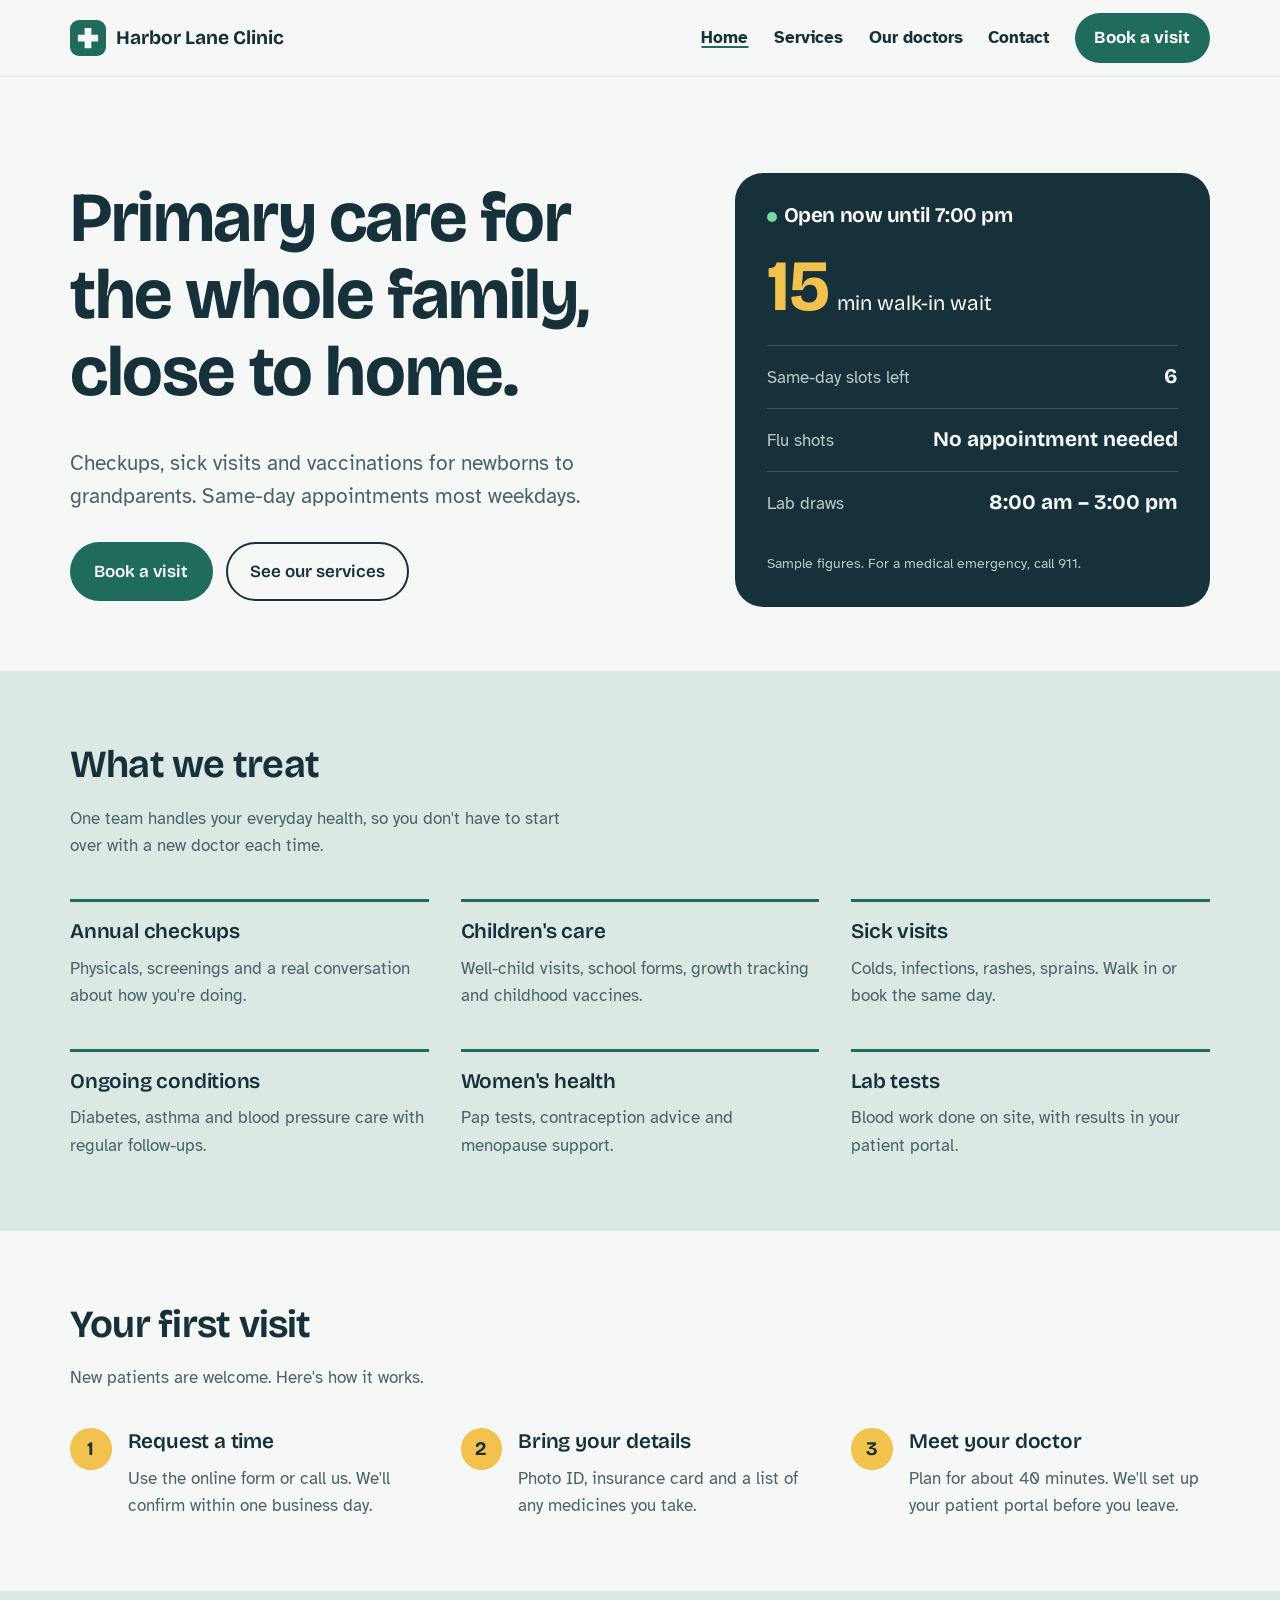
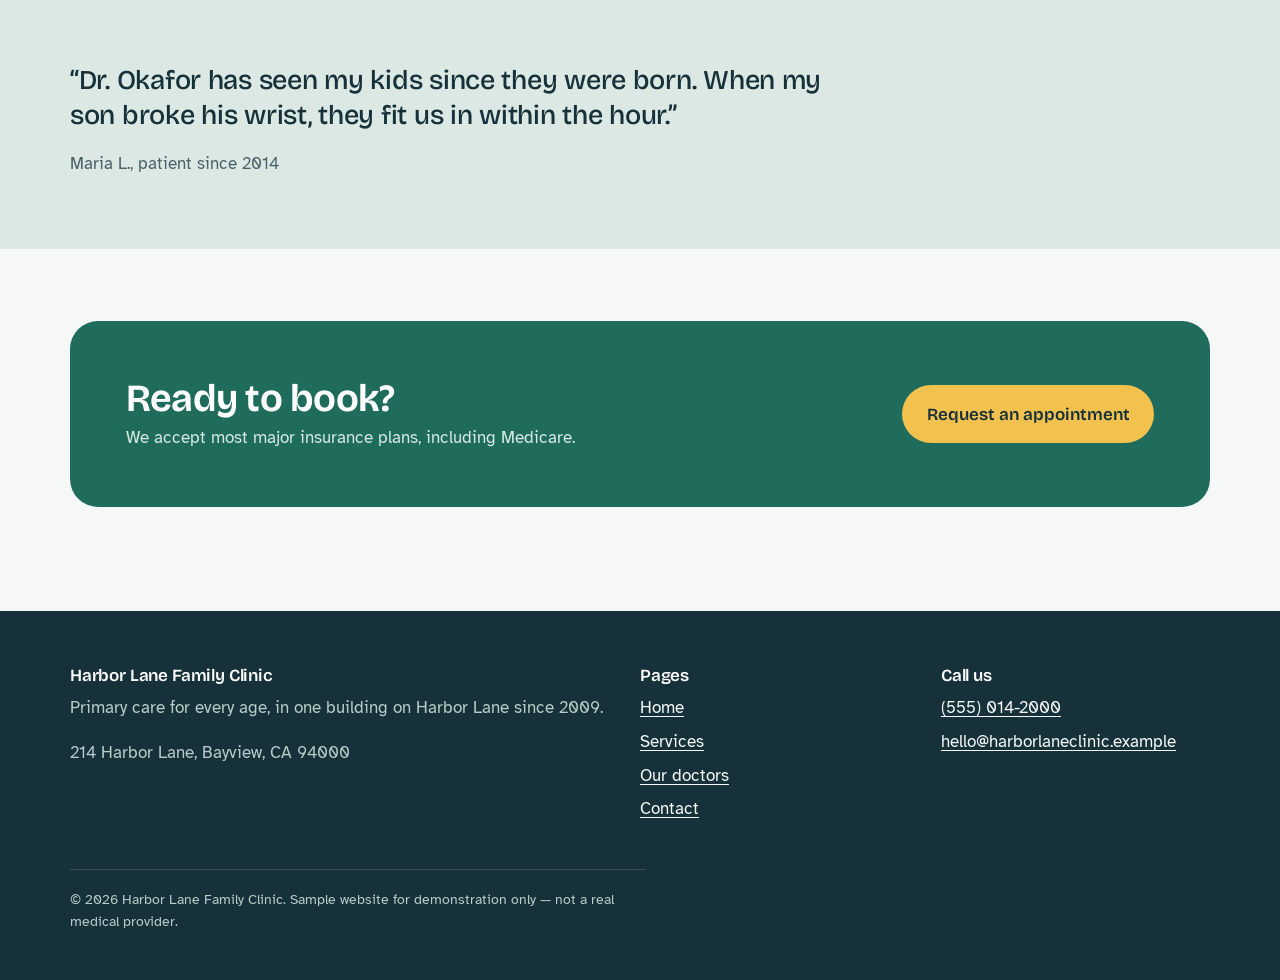
<file: index.html>
<!DOCTYPE html>
<html lang="en">
<head>
  <meta charset="UTF-8">
  <meta name="viewport" content="width=device-width, initial-scale=1">
  <title>Primary care for the whole family | Harbor Lane Family Clinic</title>
  <meta name="description" content="Harbor Lane Family Clinic offers same-day appointments, walk-in care, checkups and vaccinations for every age.">
  <link rel="icon" href="images/favicon.svg" type="image/svg+xml">
  <link rel="preconnect" href="https://fonts.googleapis.com">
  <link rel="preconnect" href="https://fonts.gstatic.com" crossorigin>
  <link href="https://fonts.googleapis.com/css2?family=Atkinson+Hyperlegible:wght@400;700&family=Bricolage+Grotesque:opsz,wght@12..96,500;12..96,600;12..96,700&display=swap" rel="stylesheet">
  <link rel="stylesheet" href="css/style.css">
</head>
<body>
  <a class="skip-link" href="#main">Skip to content</a>

  <header class="site-header">
    <div class="wrap header-inner">
      <a class="logo" href="index.html"><img src="images/favicon.svg" alt="" width="36" height="36">Harbor Lane Clinic</a>
      <input type="checkbox" id="nav-toggle" class="nav-toggle" aria-label="Open menu">
      <label for="nav-toggle" class="nav-toggle-label" aria-hidden="true">Menu</label>
      <nav class="main-nav" aria-label="Main">
        <ul>
          <li><a href="index.html" aria-current="page">Home</a></li>
          <li><a href="services.html">Services</a></li>
          <li><a href="doctors.html">Our doctors</a></li>
          <li><a href="contact.html">Contact</a></li>
          <li><a class="btn btn-primary" href="contact.html#book">Book a visit</a></li>
        </ul>
      </nav>
    </div>
  </header>

  <main id="main">
    <section class="hero">
      <div class="wrap hero-grid">
        <div>
          <h1>Primary care for the whole family, close to home.</h1>
          <p class="lead">Checkups, sick visits and vaccinations for newborns to grandparents. Same-day appointments most weekdays.</p>
          <div class="hero-actions">
            <a class="btn btn-primary" href="contact.html#book">Book a visit</a>
            <a class="btn btn-outline" href="services.html">See our services</a>
          </div>
        </div>

        <aside class="today-board" aria-label="Today at the clinic">
          <h2><span class="open-dot" aria-hidden="true"></span>Open now until 7:00 pm</h2>
          <div class="wait-time">
            <span class="num">15</span><span class="unit">min walk-in wait</span>
          </div>
          <div class="today-row"><span>Same-day slots left</span><strong>6</strong></div>
          <div class="today-row"><span>Flu shots</span><strong>No appointment needed</strong></div>
          <div class="today-row"><span>Lab draws</span><strong>8:00 am &ndash; 3:00 pm</strong></div>
          <p class="note">Sample figures. For a medical emergency, call 911.</p>
        </aside>
      </div>
    </section>

    <section class="section section-mist">
      <div class="wrap">
        <div class="section-head">
          <h2>What we treat</h2>
          <p>One team handles your everyday health, so you don't have to start over with a new doctor each time.</p>
        </div>
        <ul class="service-list">
          <li><h3>Annual checkups</h3><p>Physicals, screenings and a real conversation about how you're doing.</p></li>
          <li><h3>Children's care</h3><p>Well-child visits, school forms, growth tracking and childhood vaccines.</p></li>
          <li><h3>Sick visits</h3><p>Colds, infections, rashes, sprains. Walk in or book the same day.</p></li>
          <li><h3>Ongoing conditions</h3><p>Diabetes, asthma and blood pressure care with regular follow-ups.</p></li>
          <li><h3>Women's health</h3><p>Pap tests, contraception advice and menopause support.</p></li>
          <li><h3>Lab tests</h3><p>Blood work done on site, with results in your patient portal.</p></li>
        </ul>
      </div>
    </section>

    <section class="section">
      <div class="wrap">
        <div class="section-head">
          <h2>Your first visit</h2>
          <p>New patients are welcome. Here's how it works.</p>
        </div>
        <ol class="steps">
          <li><h3>Request a time</h3><p>Use the online form or call us. We'll confirm within one business day.</p></li>
          <li><h3>Bring your details</h3><p>Photo ID, insurance card and a list of any medicines you take.</p></li>
          <li><h3>Meet your doctor</h3><p>Plan for about 40 minutes. We'll set up your patient portal before you leave.</p></li>
        </ol>
      </div>
    </section>

    <section class="section section-mist">
      <div class="wrap"><div class="quote-block">
        <blockquote>&ldquo;Dr. Okafor has seen my kids since they were born. When my son broke his wrist, they fit us in within the hour.&rdquo;</blockquote>
        <cite>Maria L., patient since 2014</cite>
      </div>
      </div>
    </section>

    <section class="section">
      <div class="wrap">
        <div class="cta-band">
          <div>
            <h2>Ready to book?</h2>
            <p>We accept most major insurance plans, including Medicare.</p>
          </div>
          <a class="btn" href="contact.html#book">Request an appointment</a>
        </div>
      </div>
    </section>
  </main>

  <footer class="site-footer">
    <div class="wrap">
      <div class="footer-grid">
        <div>
          <h3>Harbor Lane Family Clinic</h3>
          <p>Primary care for every age, in one building on Harbor Lane since 2009.</p>
          <p>214 Harbor Lane, Bayview, CA 94000</p>
        </div>
        <div>
          <h3>Pages</h3>
          <ul>
            <li><a href="index.html">Home</a></li>
            <li><a href="services.html">Services</a></li>
            <li><a href="doctors.html">Our doctors</a></li>
            <li><a href="contact.html">Contact</a></li>
          </ul>
        </div>
        <div>
          <h3>Call us</h3>
          <ul>
            <li><a href="tel:+15550142000">(555) 014-2000</a></li>
            <li><a href="mailto:hello@harborlaneclinic.example">hello@harborlaneclinic.example</a></li>
          </ul>
        </div>
      </div>
      <p class="footer-bottom">&copy; 2026 Harbor Lane Family Clinic. Sample website for demonstration only &mdash; not a real medical provider.</p>
    </div>
  </footer>
<!-- Agent SDK Widget -->
<!-- Replace YOUR_PUBLIC_API_KEY with a full key that starts with pk_f5619d7c -->
<script src="https://agents.kore.ai/api/sdk/embed/script" defer></script>
<agent-widget
  project-id="01a0ede2-97bd-730a-b504-a1da4b0830f4"
  api-key="pk_f5619d7c633dab923a47cc7a4d4dcdb1eb1feecf49392c40"
  endpoint="https://agents.kore.ai"
  channel-id="01a110aa-ffc4-704f-85e3-5478831fc030"
  client-session-identifier="true"
  chat-enabled="true"
  voice-enabled="true"
  mode="unified"
  position="bottom-right"
  vad-script-url="https://agents.kore.ai/api/sdk/assets/vad-web/bundle.min.js"
  onnx-runtime-script-url="https://agents.kore.ai/api/sdk/assets/onnxruntime-web/ort.wasm.min.js"
  vad-base-asset-path="https://agents.kore.ai/api/sdk/assets/vad-web/"
  onnx-wasm-base-path="https://agents.kore.ai/api/sdk/assets/onnxruntime-web/"
></agent-widget>
  
</body>
</html>
</file>
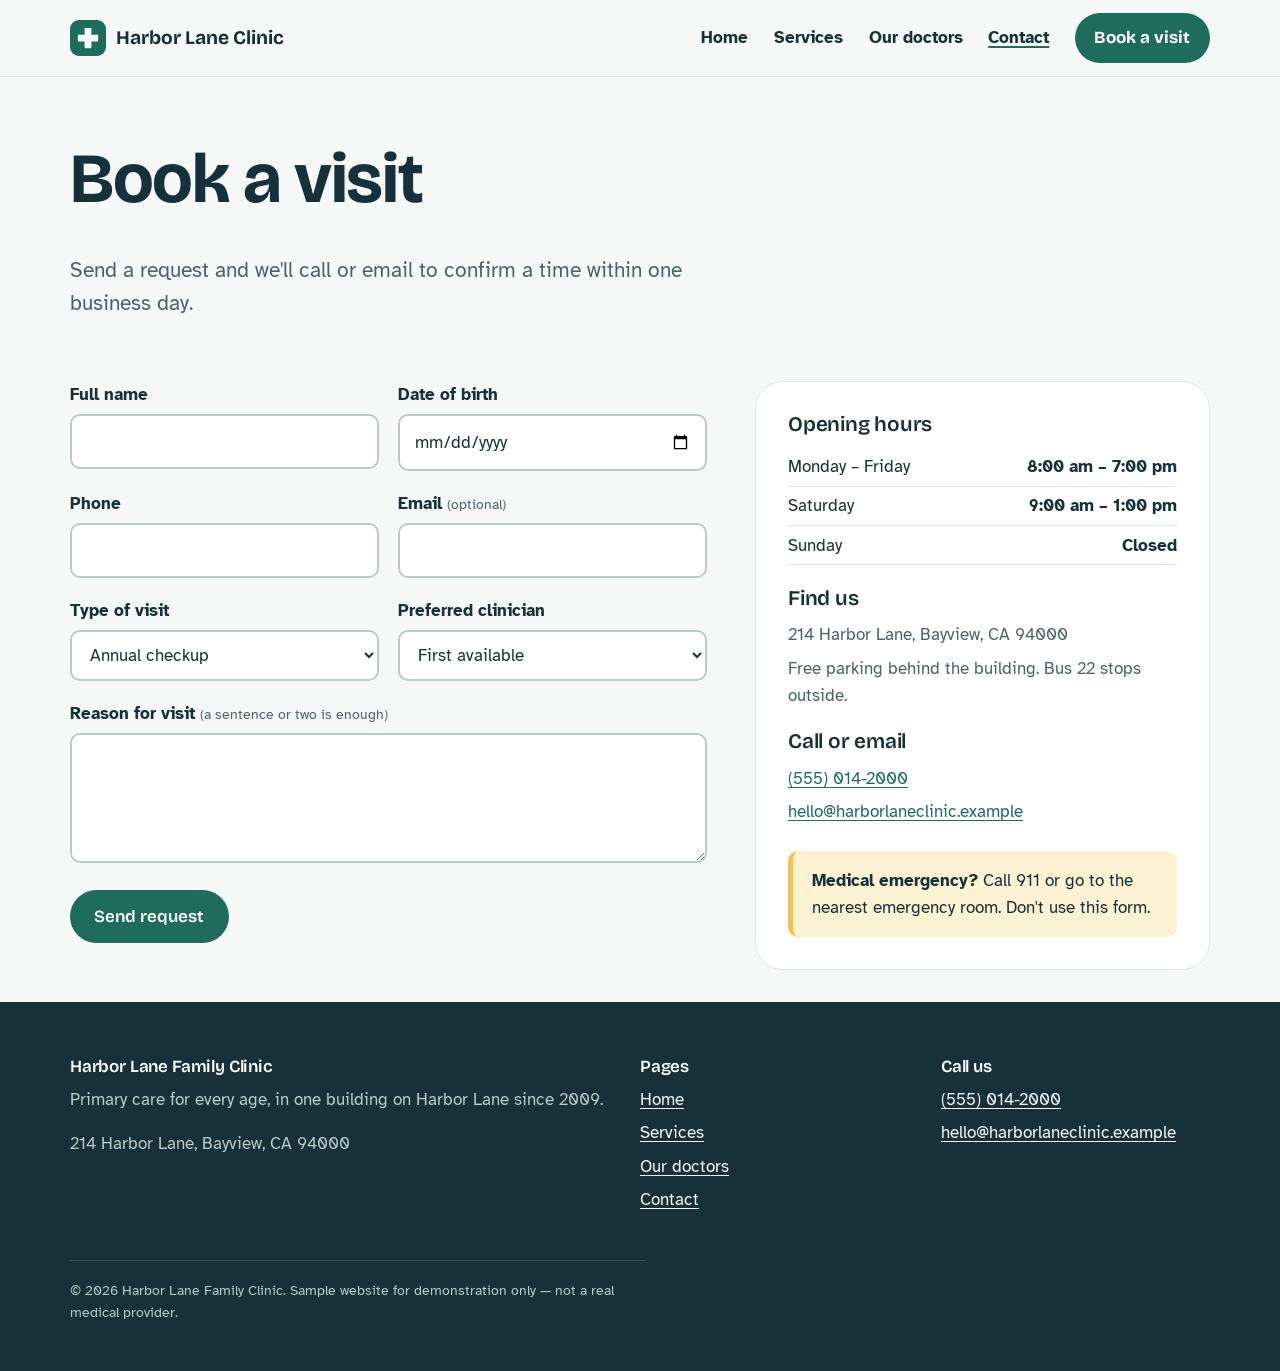
<file: contact.html>
<!DOCTYPE html>
<html lang="en">
<head>
  <meta charset="UTF-8">
  <meta name="viewport" content="width=device-width, initial-scale=1">
  <title>Book a visit | Harbor Lane Family Clinic</title>
  <meta name="description" content="Request an appointment, find our hours, or contact Harbor Lane Family Clinic.">
  <link rel="icon" href="images/favicon.svg" type="image/svg+xml">
  <link rel="preconnect" href="https://fonts.googleapis.com">
  <link rel="preconnect" href="https://fonts.gstatic.com" crossorigin>
  <link href="https://fonts.googleapis.com/css2?family=Atkinson+Hyperlegible:wght@400;700&family=Bricolage+Grotesque:opsz,wght@12..96,500;12..96,600;12..96,700&display=swap" rel="stylesheet">
  <link rel="stylesheet" href="css/style.css">
</head>
<body>
  <a class="skip-link" href="#main">Skip to content</a>

  <header class="site-header">
    <div class="wrap header-inner">
      <a class="logo" href="index.html"><img src="images/favicon.svg" alt="" width="36" height="36">Harbor Lane Clinic</a>
      <input type="checkbox" id="nav-toggle" class="nav-toggle" aria-label="Open menu">
      <label for="nav-toggle" class="nav-toggle-label" aria-hidden="true">Menu</label>
      <nav class="main-nav" aria-label="Main">
        <ul>
          <li><a href="index.html">Home</a></li>
          <li><a href="services.html">Services</a></li>
          <li><a href="doctors.html">Our doctors</a></li>
          <li><a href="contact.html" aria-current="page">Contact</a></li>
          <li><a class="btn btn-primary" href="contact.html#book">Book a visit</a></li>
        </ul>
      </nav>
    </div>
  </header>

  <main id="main">
    <section class="page-header">
      <div class="wrap">
        <h1>Book a visit</h1>
        <p>Send a request and we'll call or email to confirm a time within one business day.</p>
      </div>
    </section>

    <section class="wrap contact-grid" id="book">
      <form class="form" action="#" method="post">
        <div class="form-row">
          <div class="field">
            <label for="name">Full name</label>
            <input id="name" name="name" type="text" autocomplete="name" required>
          </div>
          <div class="field">
            <label for="dob">Date of birth</label>
            <input id="dob" name="dob" type="date" required>
          </div>
        </div>
        <div class="form-row">
          <div class="field">
            <label for="phone">Phone</label>
            <input id="phone" name="phone" type="tel" autocomplete="tel" required>
          </div>
          <div class="field">
            <label for="email">Email <span class="hint">(optional)</span></label>
            <input id="email" name="email" type="email" autocomplete="email">
          </div>
        </div>
        <div class="form-row">
          <div class="field">
            <label for="visit">Type of visit</label>
            <select id="visit" name="visit">
              <option>Annual checkup</option>
              <option>Sick visit</option>
              <option>Child's checkup</option>
              <option>Ongoing condition follow-up</option>
              <option>Women's health</option>
              <option>Vaccine or lab test</option>
            </select>
          </div>
          <div class="field">
            <label for="doctor">Preferred clinician</label>
            <select id="doctor" name="doctor">
              <option>First available</option>
              <option>Dr. Adaeze Okafor</option>
              <option>Dr. Mateo Ruiz</option>
              <option>Dr. Hannah Park</option>
              <option>James Bell, NP</option>
            </select>
          </div>
        </div>
        <div class="field">
          <label for="message">Reason for visit <span class="hint">(a sentence or two is enough)</span></label>
          <textarea id="message" name="message"></textarea>
        </div>
        <div><button class="btn btn-primary" type="submit">Send request</button></div>
      </form>

      <aside class="info-panel">
        <h3>Opening hours</h3>
        <table class="hours">
          <tr><td>Monday &ndash; Friday</td><td>8:00 am &ndash; 7:00 pm</td></tr>
          <tr><td>Saturday</td><td>9:00 am &ndash; 1:00 pm</td></tr>
          <tr><td>Sunday</td><td>Closed</td></tr>
        </table>
        <h3>Find us</h3>
        <p>214 Harbor Lane, Bayview, CA 94000</p>
        <p>Free parking behind the building. Bus 22 stops outside.</p>
        <h3>Call or email</h3>
        <p><a href="tel:+15550142000">(555) 014-2000</a></p>
        <p><a href="mailto:hello@harborlaneclinic.example">hello@harborlaneclinic.example</a></p>
        <div class="emergency">
          <p><strong>Medical emergency?</strong> Call 911 or go to the nearest emergency room. Don't use this form.</p>
        </div>
      </aside>
    </section>
  </main>

  <footer class="site-footer">
    <div class="wrap">
      <div class="footer-grid">
        <div>
          <h3>Harbor Lane Family Clinic</h3>
          <p>Primary care for every age, in one building on Harbor Lane since 2009.</p>
          <p>214 Harbor Lane, Bayview, CA 94000</p>
        </div>
        <div>
          <h3>Pages</h3>
          <ul>
            <li><a href="index.html">Home</a></li>
            <li><a href="services.html">Services</a></li>
            <li><a href="doctors.html">Our doctors</a></li>
            <li><a href="contact.html">Contact</a></li>
          </ul>
        </div>
        <div>
          <h3>Call us</h3>
          <ul>
            <li><a href="tel:+15550142000">(555) 014-2000</a></li>
            <li><a href="mailto:hello@harborlaneclinic.example">hello@harborlaneclinic.example</a></li>
          </ul>
        </div>
      </div>
      <p class="footer-bottom">&copy; 2026 Harbor Lane Family Clinic. Sample website for demonstration only &mdash; not a real medical provider.</p>
    </div>
  </footer>
</body>
</html>
</file>
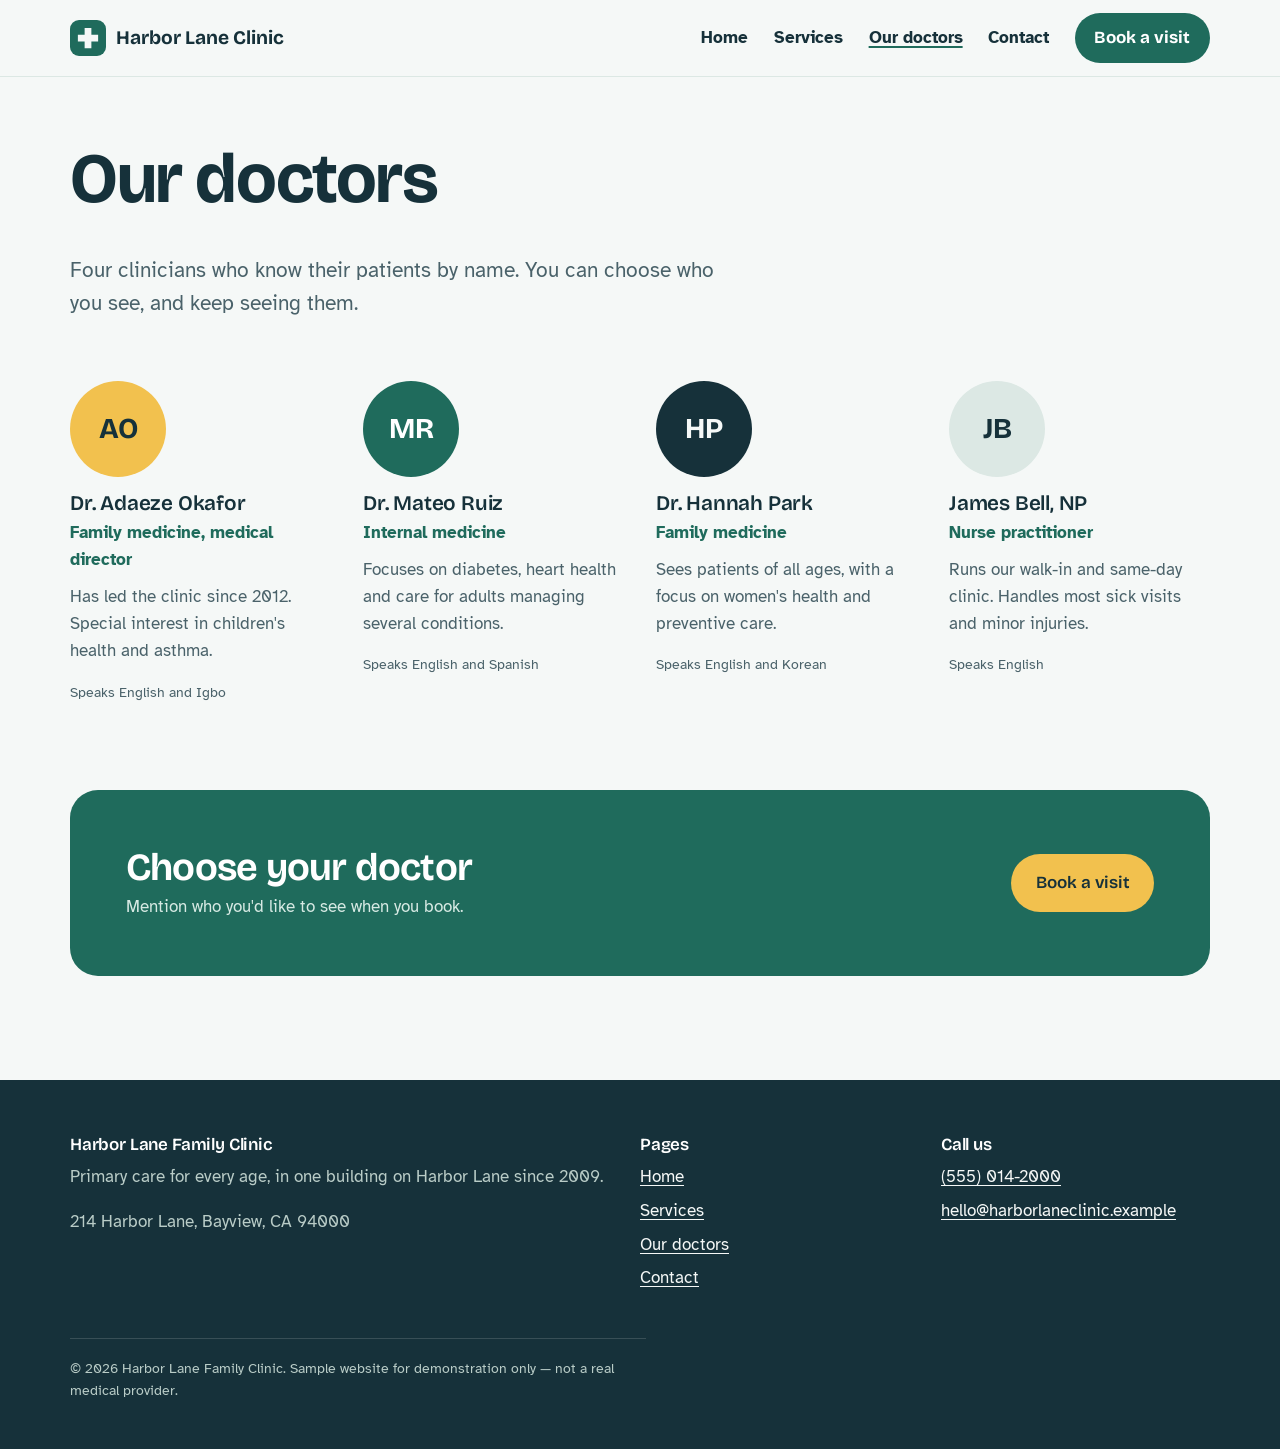
<file: doctors.html>
<!DOCTYPE html>
<html lang="en">
<head>
  <meta charset="UTF-8">
  <meta name="viewport" content="width=device-width, initial-scale=1">
  <title>Our doctors | Harbor Lane Family Clinic</title>
  <meta name="description" content="Meet the doctors and nurse practitioners at Harbor Lane Family Clinic.">
  <link rel="icon" href="images/favicon.svg" type="image/svg+xml">
  <link rel="preconnect" href="https://fonts.googleapis.com">
  <link rel="preconnect" href="https://fonts.gstatic.com" crossorigin>
  <link href="https://fonts.googleapis.com/css2?family=Atkinson+Hyperlegible:wght@400;700&family=Bricolage+Grotesque:opsz,wght@12..96,500;12..96,600;12..96,700&display=swap" rel="stylesheet">
  <link rel="stylesheet" href="css/style.css">
</head>
<body>
  <a class="skip-link" href="#main">Skip to content</a>

  <header class="site-header">
    <div class="wrap header-inner">
      <a class="logo" href="index.html"><img src="images/favicon.svg" alt="" width="36" height="36">Harbor Lane Clinic</a>
      <input type="checkbox" id="nav-toggle" class="nav-toggle" aria-label="Open menu">
      <label for="nav-toggle" class="nav-toggle-label" aria-hidden="true">Menu</label>
      <nav class="main-nav" aria-label="Main">
        <ul>
          <li><a href="index.html">Home</a></li>
          <li><a href="services.html">Services</a></li>
          <li><a href="doctors.html" aria-current="page">Our doctors</a></li>
          <li><a href="contact.html">Contact</a></li>
          <li><a class="btn btn-primary" href="contact.html#book">Book a visit</a></li>
        </ul>
      </nav>
    </div>
  </header>

  <main id="main">
    <section class="page-header">
      <div class="wrap">
        <h1>Our doctors</h1>
        <p>Four clinicians who know their patients by name. You can choose who you see, and keep seeing them.</p>
      </div>
    </section>

    <section class="wrap">
      <div class="doctor-grid">
        <article class="doctor">
          <div class="avatar a1" aria-hidden="true">AO</div>
          <h3>Dr. Adaeze Okafor</h3>
          <p class="role">Family medicine, medical director</p>
          <p>Has led the clinic since 2012. Special interest in children's health and asthma.</p>
          <p class="langs">Speaks English and Igbo</p>
        </article>
        <article class="doctor">
          <div class="avatar a2" aria-hidden="true">MR</div>
          <h3>Dr. Mateo Ruiz</h3>
          <p class="role">Internal medicine</p>
          <p>Focuses on diabetes, heart health and care for adults managing several conditions.</p>
          <p class="langs">Speaks English and Spanish</p>
        </article>
        <article class="doctor">
          <div class="avatar a3" aria-hidden="true">HP</div>
          <h3>Dr. Hannah Park</h3>
          <p class="role">Family medicine</p>
          <p>Sees patients of all ages, with a focus on women's health and preventive care.</p>
          <p class="langs">Speaks English and Korean</p>
        </article>
        <article class="doctor">
          <div class="avatar a4" aria-hidden="true">JB</div>
          <h3>James Bell, NP</h3>
          <p class="role">Nurse practitioner</p>
          <p>Runs our walk-in and same-day clinic. Handles most sick visits and minor injuries.</p>
          <p class="langs">Speaks English</p>
        </article>
      </div>
    </section>

    <section class="section">
      <div class="wrap">
        <div class="cta-band">
          <div><h2>Choose your doctor</h2><p>Mention who you'd like to see when you book.</p></div>
          <a class="btn" href="contact.html#book">Book a visit</a>
        </div>
      </div>
    </section>
  </main>

  <footer class="site-footer">
    <div class="wrap">
      <div class="footer-grid">
        <div>
          <h3>Harbor Lane Family Clinic</h3>
          <p>Primary care for every age, in one building on Harbor Lane since 2009.</p>
          <p>214 Harbor Lane, Bayview, CA 94000</p>
        </div>
        <div>
          <h3>Pages</h3>
          <ul>
            <li><a href="index.html">Home</a></li>
            <li><a href="services.html">Services</a></li>
            <li><a href="doctors.html">Our doctors</a></li>
            <li><a href="contact.html">Contact</a></li>
          </ul>
        </div>
        <div>
          <h3>Call us</h3>
          <ul>
            <li><a href="tel:+15550142000">(555) 014-2000</a></li>
            <li><a href="mailto:hello@harborlaneclinic.example">hello@harborlaneclinic.example</a></li>
          </ul>
        </div>
      </div>
      <p class="footer-bottom">&copy; 2026 Harbor Lane Family Clinic. Sample website for demonstration only &mdash; not a real medical provider.</p>
    </div>
  </footer>
</body>
</html>
</file>
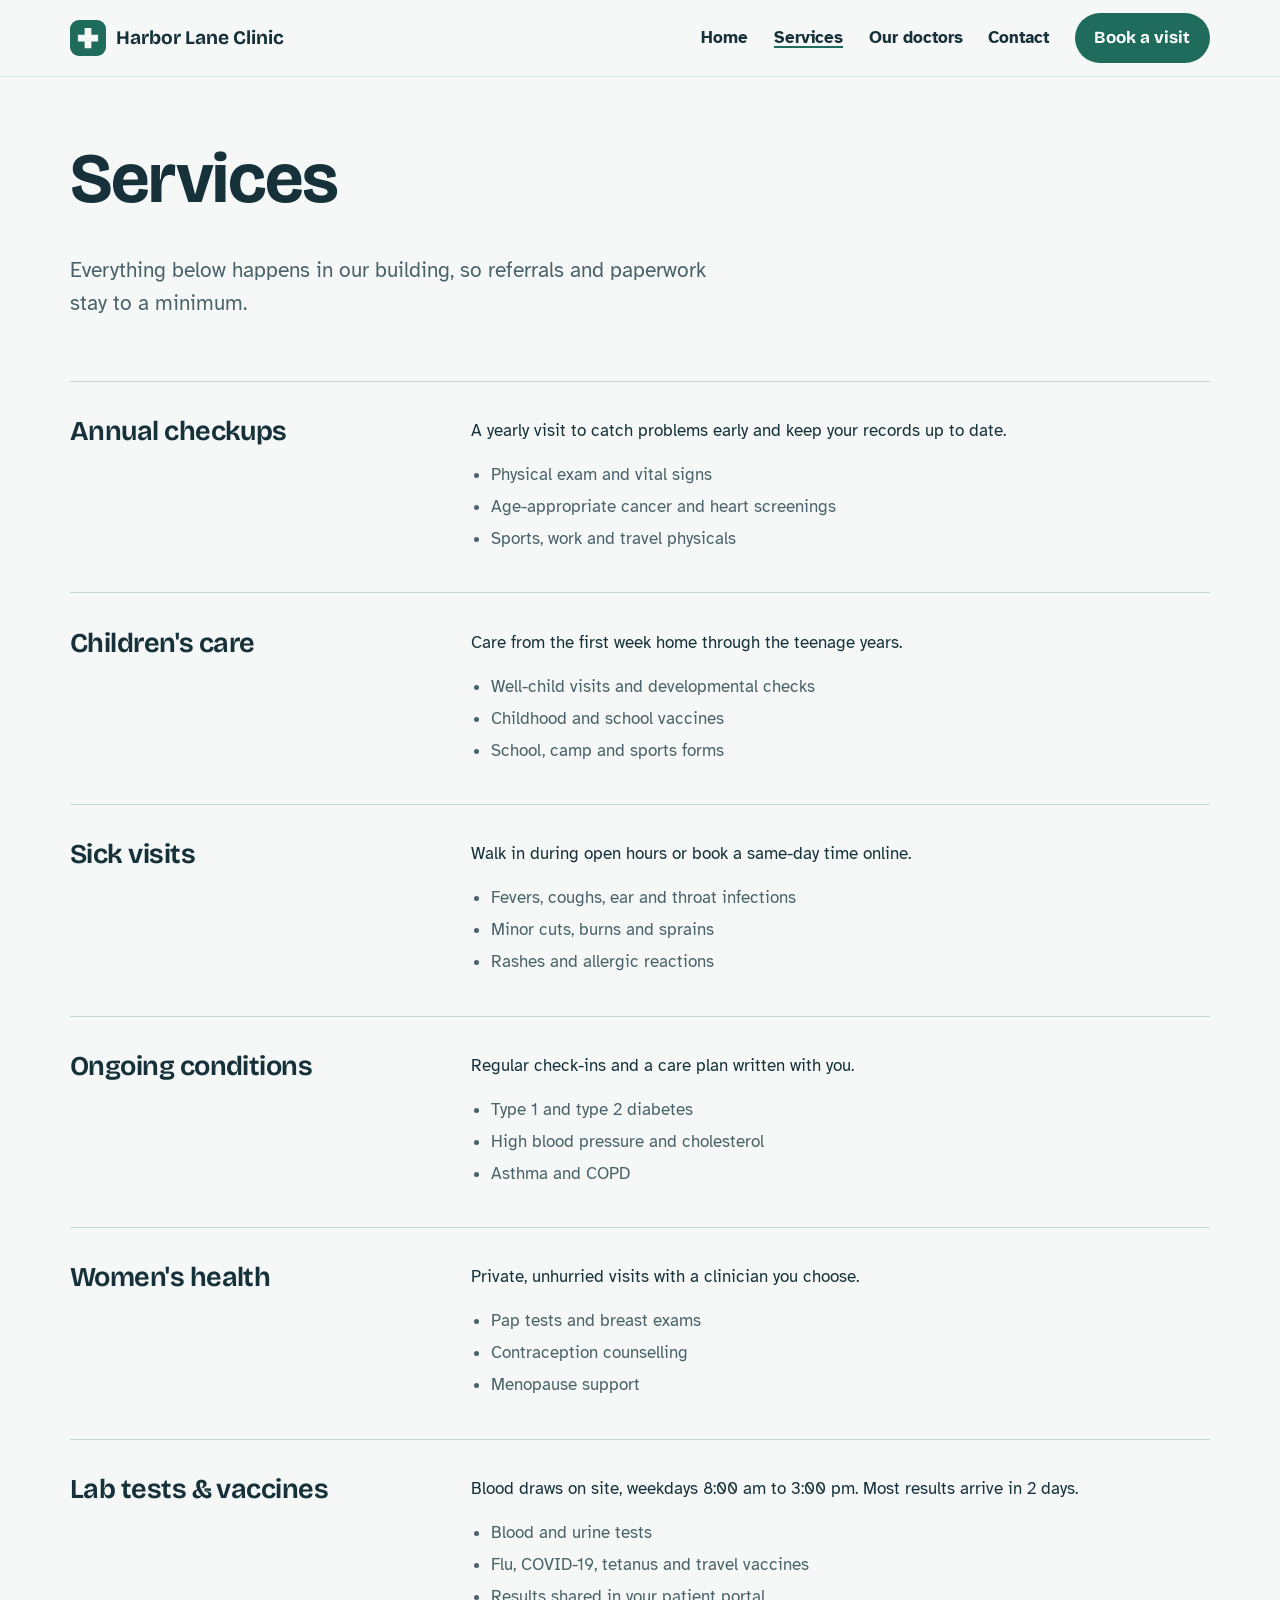
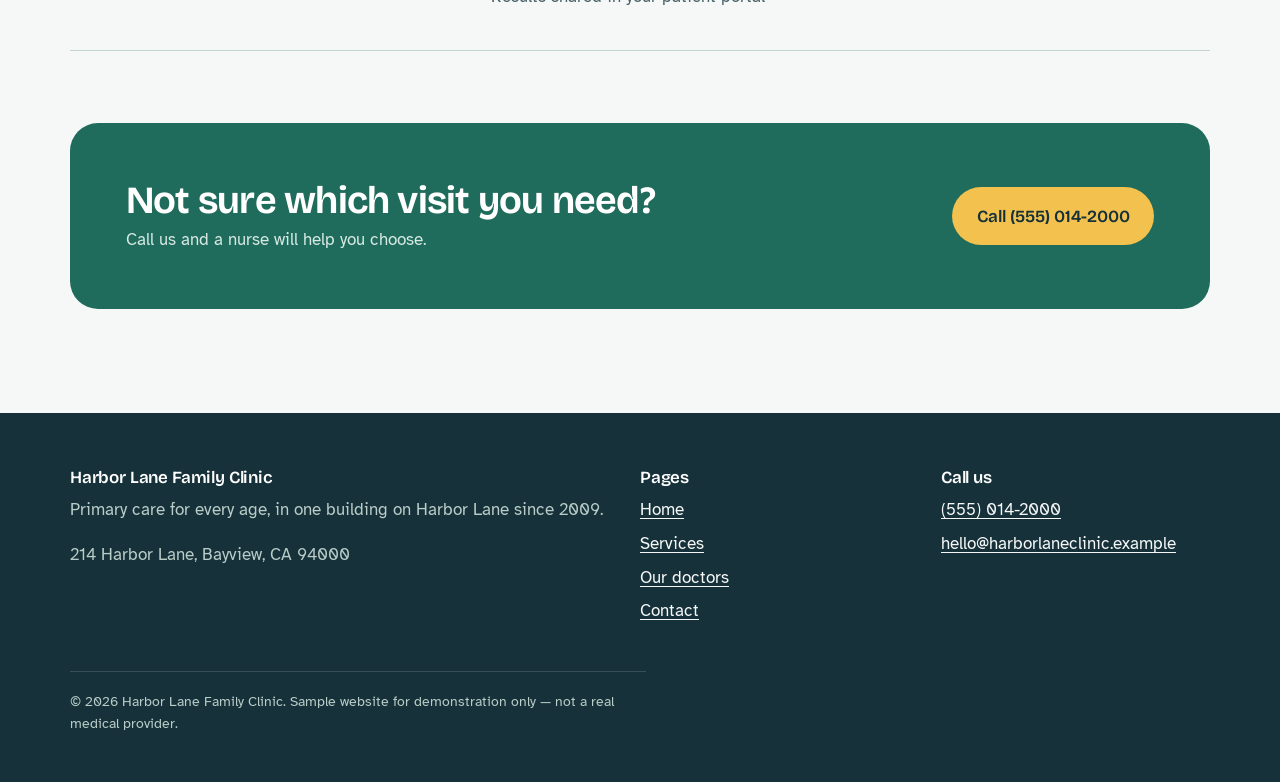
<file: services.html>
<!DOCTYPE html>
<html lang="en">
<head>
  <meta charset="UTF-8">
  <meta name="viewport" content="width=device-width, initial-scale=1">
  <title>Services | Harbor Lane Family Clinic</title>
  <meta name="description" content="Checkups, children's care, women's health, chronic condition care, vaccinations and lab tests at Harbor Lane Family Clinic.">
  <link rel="icon" href="images/favicon.svg" type="image/svg+xml">
  <link rel="preconnect" href="https://fonts.googleapis.com">
  <link rel="preconnect" href="https://fonts.gstatic.com" crossorigin>
  <link href="https://fonts.googleapis.com/css2?family=Atkinson+Hyperlegible:wght@400;700&family=Bricolage+Grotesque:opsz,wght@12..96,500;12..96,600;12..96,700&display=swap" rel="stylesheet">
  <link rel="stylesheet" href="css/style.css">
</head>
<body>
  <a class="skip-link" href="#main">Skip to content</a>

  <header class="site-header">
    <div class="wrap header-inner">
      <a class="logo" href="index.html"><img src="images/favicon.svg" alt="" width="36" height="36">Harbor Lane Clinic</a>
      <input type="checkbox" id="nav-toggle" class="nav-toggle" aria-label="Open menu">
      <label for="nav-toggle" class="nav-toggle-label" aria-hidden="true">Menu</label>
      <nav class="main-nav" aria-label="Main">
        <ul>
          <li><a href="index.html">Home</a></li>
          <li><a href="services.html" aria-current="page">Services</a></li>
          <li><a href="doctors.html">Our doctors</a></li>
          <li><a href="contact.html">Contact</a></li>
          <li><a class="btn btn-primary" href="contact.html#book">Book a visit</a></li>
        </ul>
      </nav>
    </div>
  </header>

  <main id="main">
    <section class="page-header">
      <div class="wrap">
        <h1>Services</h1>
        <p>Everything below happens in our building, so referrals and paperwork stay to a minimum.</p>
      </div>
    </section>

    <section class="wrap">
      <article class="service-detail">
        <h2>Annual checkups</h2>
        <div>
          <p>A yearly visit to catch problems early and keep your records up to date.</p>
          <ul><li>Physical exam and vital signs</li><li>Age-appropriate cancer and heart screenings</li><li>Sports, work and travel physicals</li></ul>
        </div>
      </article>
      <article class="service-detail">
        <h2>Children's care</h2>
        <div>
          <p>Care from the first week home through the teenage years.</p>
          <ul><li>Well-child visits and developmental checks</li><li>Childhood and school vaccines</li><li>School, camp and sports forms</li></ul>
        </div>
      </article>
      <article class="service-detail">
        <h2>Sick visits</h2>
        <div>
          <p>Walk in during open hours or book a same-day time online.</p>
          <ul><li>Fevers, coughs, ear and throat infections</li><li>Minor cuts, burns and sprains</li><li>Rashes and allergic reactions</li></ul>
        </div>
      </article>
      <article class="service-detail">
        <h2>Ongoing conditions</h2>
        <div>
          <p>Regular check-ins and a care plan written with you.</p>
          <ul><li>Type 1 and type 2 diabetes</li><li>High blood pressure and cholesterol</li><li>Asthma and COPD</li></ul>
        </div>
      </article>
      <article class="service-detail">
        <h2>Women's health</h2>
        <div>
          <p>Private, unhurried visits with a clinician you choose.</p>
          <ul><li>Pap tests and breast exams</li><li>Contraception counselling</li><li>Menopause support</li></ul>
        </div>
      </article>
      <article class="service-detail">
        <h2>Lab tests &amp; vaccines</h2>
        <div>
          <p>Blood draws on site, weekdays 8:00 am to 3:00 pm. Most results arrive in 2 days.</p>
          <ul><li>Blood and urine tests</li><li>Flu, COVID-19, tetanus and travel vaccines</li><li>Results shared in your patient portal</li></ul>
        </div>
      </article>
    </section>

    <section class="section">
      <div class="wrap">
        <div class="cta-band">
          <div><h2>Not sure which visit you need?</h2><p>Call us and a nurse will help you choose.</p></div>
          <a class="btn" href="tel:+15550142000">Call (555) 014-2000</a>
        </div>
      </div>
    </section>
  </main>

  <footer class="site-footer">
    <div class="wrap">
      <div class="footer-grid">
        <div>
          <h3>Harbor Lane Family Clinic</h3>
          <p>Primary care for every age, in one building on Harbor Lane since 2009.</p>
          <p>214 Harbor Lane, Bayview, CA 94000</p>
        </div>
        <div>
          <h3>Pages</h3>
          <ul>
            <li><a href="index.html">Home</a></li>
            <li><a href="services.html">Services</a></li>
            <li><a href="doctors.html">Our doctors</a></li>
            <li><a href="contact.html">Contact</a></li>
          </ul>
        </div>
        <div>
          <h3>Call us</h3>
          <ul>
            <li><a href="tel:+15550142000">(555) 014-2000</a></li>
            <li><a href="mailto:hello@harborlaneclinic.example">hello@harborlaneclinic.example</a></li>
          </ul>
        </div>
      </div>
      <p class="footer-bottom">&copy; 2026 Harbor Lane Family Clinic. Sample website for demonstration only &mdash; not a real medical provider.</p>
    </div>
  </footer>
</body>
</html>
</file>
<file: css/style.css>
/* =========================================================
   Harbor Lane Family Clinic — stylesheet
   Fonts: Bricolage Grotesque (headings), Atkinson Hyperlegible (body)
   ========================================================= */

:root {
  --paper: #F5F8F7;
  --mist: #DCE8E4;
  --ink: #16313A;
  --ink-soft: #4A626A;
  --pine: #1F6B5C;
  --pine-dark: #154D42;
  --sun: #F2C14E;
  --white: #FFFFFF;

  --font-head: "Bricolage Grotesque", "Segoe UI", system-ui, sans-serif;
  --font-body: "Atkinson Hyperlegible", "Segoe UI", system-ui, sans-serif;

  --step--1: 0.875rem;
  --step-0: 1.0625rem;
  --step-1: 1.3rem;
  --step-2: 1.7rem;
  --step-3: 2.4rem;
  --step-4: clamp(2.6rem, 6vw, 4.4rem);

  --radius-lg: 28px;
  --radius-sm: 10px;
  --wrap: 1140px;
}

*, *::before, *::after { box-sizing: border-box; }

html { scroll-behavior: smooth; }
@media (prefers-reduced-motion: reduce) {
  html { scroll-behavior: auto; }
  *, *::before, *::after { animation: none !important; transition: none !important; }
}

body {
  margin: 0;
  font-family: var(--font-body);
  font-size: var(--step-0);
  line-height: 1.6;
  color: var(--ink);
  background: var(--paper);
}

img, svg { max-width: 100%; display: block; }

h1, h2, h3 {
  font-family: var(--font-head);
  line-height: 1.1;
  margin: 0 0 0.5em;
  letter-spacing: -0.02em;
}
h1 { font-size: var(--step-4); font-weight: 700; }
h2 { font-size: var(--step-3); font-weight: 650; }
h3 { font-size: var(--step-1); font-weight: 600; letter-spacing: -0.01em; }

p { margin: 0 0 1em; max-width: 64ch; }

a { color: var(--pine); text-underline-offset: 3px; }
a:hover { color: var(--pine-dark); }

:focus-visible {
  outline: 3px solid var(--sun);
  outline-offset: 3px;
  border-radius: 4px;
}

.wrap { width: min(100% - 2.5rem, var(--wrap)); margin-inline: auto; }

.skip-link {
  position: absolute; left: -999px; top: 0;
  background: var(--ink); color: var(--white); padding: 0.6rem 1rem; z-index: 100;
}
.skip-link:focus { left: 1rem; top: 1rem; }

/* ---------- Buttons ---------- */
.btn {
  display: inline-block;
  font-family: var(--font-head);
  font-weight: 600;
  font-size: var(--step-0);
  padding: 0.85rem 1.4rem;
  border-radius: 999px;
  text-decoration: none;
  border: 2px solid transparent;
  cursor: pointer;
  transition: background-color 0.15s, color 0.15s;
}
.btn-primary { background: var(--pine); color: var(--white); }
.btn-primary:hover { background: var(--pine-dark); color: var(--white); }
.btn-outline { border-color: var(--ink); color: var(--ink); background: transparent; }
.btn-outline:hover { background: var(--ink); color: var(--white); }

/* ---------- Header ---------- */
.site-header {
  background: var(--paper);
  border-bottom: 1px solid var(--mist);
  position: sticky; top: 0; z-index: 50;
}
.header-inner {
  display: flex; align-items: center; justify-content: space-between;
  gap: 1rem; min-height: 76px; flex-wrap: wrap;
}
.logo {
  display: flex; align-items: center; gap: 0.6rem;
  font-family: var(--font-head); font-weight: 700; font-size: 1.2rem;
  color: var(--ink); text-decoration: none;
}
.logo img { width: 36px; height: 36px; }

.nav-toggle { display: none; }
.nav-toggle-label { display: none; }

.main-nav ul {
  list-style: none; margin: 0; padding: 0;
  display: flex; align-items: center; gap: 1.6rem;
}
.main-nav a { color: var(--ink); text-decoration: none; font-weight: 700; }
.main-nav a:hover, .main-nav a[aria-current="page"] {
  text-decoration: underline; text-decoration-thickness: 2px; text-decoration-color: var(--pine);
}
.main-nav .btn { padding: 0.6rem 1.1rem; color: var(--white); }
.main-nav .btn:hover { text-decoration: none; }

@media (max-width: 820px) {
  .nav-toggle-label {
    display: inline-flex; align-items: center; gap: 0.5rem;
    font-weight: 700; cursor: pointer; padding: 0.5rem 0.9rem;
    border: 2px solid var(--ink); border-radius: 999px;
  }
  .main-nav { display: none; width: 100%; padding-bottom: 1.2rem; }
  .nav-toggle:checked ~ .main-nav { display: block; }
  .nav-toggle:focus-visible + .nav-toggle-label { outline: 3px solid var(--sun); outline-offset: 3px; }
  .main-nav ul { flex-direction: column; align-items: flex-start; gap: 1rem; }
}

/* ---------- Hero ---------- */
.hero { padding: clamp(3rem, 8vw, 6rem) 0 4rem; }
.hero-grid {
  display: grid; grid-template-columns: 1.3fr 1fr; gap: 3rem; align-items: center;
}
.hero h1 { max-width: 13ch; }
.hero .lead { font-size: var(--step-1); color: var(--ink-soft); max-width: 40ch; }
.hero-actions { display: flex; gap: 0.8rem; flex-wrap: wrap; margin-top: 1.8rem; }

/* The "today at the clinic" board — the signature element */
.today-board {
  background: var(--ink);
  color: var(--paper);
  border-radius: var(--radius-lg);
  padding: 2rem;
}
.today-board h2 { font-size: var(--step-1); margin-bottom: 1.4rem; color: var(--white); }
.today-row {
  display: flex; justify-content: space-between; align-items: baseline; gap: 1rem;
  padding: 0.9rem 0;
  border-top: 1px solid rgba(245, 248, 247, 0.18);
}
.today-row span:first-child { color: #B9CCC7; }
.today-row strong { font-family: var(--font-head); font-size: var(--step-1); }
.wait-time {
  display: flex; align-items: baseline; gap: 0.4rem;
  font-family: var(--font-head);
  margin-bottom: 1.4rem;
}
.wait-time .num { font-size: 4.5rem; font-weight: 700; line-height: 1; color: var(--sun); }
.wait-time .unit { font-size: var(--step-1); }
.open-dot {
  display: inline-block; width: 10px; height: 10px; border-radius: 50%;
  background: #7BD7A6; margin-right: 0.4rem;
  animation: pulse 2.4s ease-in-out infinite;
}
@keyframes pulse { 50% { opacity: 0.35; } }
.today-board .note { font-size: var(--step--1); color: #B9CCC7; margin: 1.2rem 0 0; }

@media (max-width: 900px) {
  .hero-grid { grid-template-columns: 1fr; }
}

/* ---------- Sections ---------- */
.section { padding: 4.5rem 0; }
.section-mist { background: var(--mist); }
.section-head { max-width: 46ch; margin-bottom: 2.5rem; }
.section-head p { color: var(--ink-soft); }

/* Services list (index) */
.service-list {
  list-style: none; margin: 0; padding: 0;
  display: grid; grid-template-columns: repeat(3, 1fr);
  gap: 2.5rem 2rem;
}
.service-list li { border-top: 3px solid var(--pine); padding-top: 1.2rem; }
.service-list p { color: var(--ink-soft); margin: 0; }
@media (max-width: 860px) { .service-list { grid-template-columns: repeat(2, 1fr); } }
@media (max-width: 560px) { .service-list { grid-template-columns: 1fr; } }

/* Steps — real sequence, so numbering is meaningful */
.steps {
  list-style: none; counter-reset: step; margin: 0; padding: 0;
  display: grid; grid-template-columns: repeat(3, 1fr); gap: 2rem;
}
.steps li { counter-increment: step; position: relative; padding-left: 3.6rem; }
.steps li::before {
  content: counter(step);
  position: absolute; left: 0; top: -0.2rem;
  width: 2.6rem; height: 2.6rem; border-radius: 50%;
  background: var(--sun); color: var(--ink);
  display: grid; place-items: center;
  font-family: var(--font-head); font-weight: 700; font-size: 1.2rem;
}
.steps p { color: var(--ink-soft); margin: 0; }
@media (max-width: 760px) { .steps { grid-template-columns: 1fr; } }

/* Quote */
.quote-block { max-width: 760px; }
.quote-block blockquote {
  margin: 0;
  font-family: var(--font-head);
  font-size: var(--step-2);
  line-height: 1.3;
  font-weight: 500;
  letter-spacing: -0.01em;
}
.quote-block cite { display: block; margin-top: 1rem; font-style: normal; color: var(--ink-soft); }

/* CTA band */
.cta-band {
  background: var(--pine); color: var(--white);
  border-radius: var(--radius-lg);
  padding: clamp(2rem, 5vw, 3.5rem);
  display: flex; justify-content: space-between; align-items: center; gap: 2rem; flex-wrap: wrap;
}
.cta-band h2 { margin: 0 0 0.3rem; }
.cta-band p { margin: 0; color: #D6E9E3; }
.cta-band .btn { background: var(--sun); color: var(--ink); }
.cta-band .btn:hover { background: var(--white); }

/* ---------- Page header (inner pages) ---------- */
.page-header { padding: 4rem 0 2.5rem; }
.page-header p { font-size: var(--step-1); color: var(--ink-soft); max-width: 46ch; }

/* Services detail page */
.service-detail {
  display: grid; grid-template-columns: 1fr 2fr; gap: 2rem;
  padding: 2.2rem 0; border-top: 1px solid #C5D6D1;
}
.service-detail:last-child { border-bottom: 1px solid #C5D6D1; }
.service-detail ul { margin: 0; padding-left: 1.2rem; color: var(--ink-soft); }
.service-detail li { margin-bottom: 0.3rem; }
@media (max-width: 720px) { .service-detail { grid-template-columns: 1fr; gap: 0.5rem; } }

/* Doctors */
.doctor-grid {
  display: grid; grid-template-columns: repeat(auto-fill, minmax(250px, 1fr)); gap: 2.5rem 2rem;
}
.doctor .avatar {
  width: 96px; height: 96px; border-radius: 50%;
  display: grid; place-items: center;
  font-family: var(--font-head); font-weight: 700; font-size: 1.8rem;
  margin-bottom: 1rem;
}
.avatar.a1 { background: var(--sun); color: var(--ink); }
.avatar.a2 { background: var(--pine); color: var(--white); }
.avatar.a3 { background: var(--ink); color: var(--paper); }
.avatar.a4 { background: var(--mist); color: var(--ink); }
.doctor h3 { margin-bottom: 0.2rem; }
.doctor .role { color: var(--pine); font-weight: 700; margin-bottom: 0.6rem; }
.doctor p { color: var(--ink-soft); }
.doctor .langs { font-size: var(--step--1); }

/* ---------- Contact / form ---------- */
.contact-grid { display: grid; grid-template-columns: 1.4fr 1fr; gap: 3rem; align-items: start; }
@media (max-width: 860px) { .contact-grid { grid-template-columns: 1fr; } }

.form { display: grid; gap: 1.2rem; }
.form-row { display: grid; grid-template-columns: 1fr 1fr; gap: 1.2rem; }
@media (max-width: 560px) { .form-row { grid-template-columns: 1fr; } }
.field label { display: block; font-weight: 700; margin-bottom: 0.35rem; }
.field .hint { font-weight: 400; color: var(--ink-soft); font-size: var(--step--1); }
.field input, .field select, .field textarea {
  width: 100%;
  font: inherit;
  color: var(--ink);
  background: var(--white);
  border: 2px solid #B8CBC5;
  border-radius: var(--radius-sm);
  padding: 0.75rem 0.9rem;
}
.field input:focus, .field select:focus, .field textarea:focus {
  outline: none; border-color: var(--pine); box-shadow: 0 0 0 3px rgba(31, 107, 92, 0.25);
}
.field textarea { min-height: 130px; resize: vertical; }

.info-panel {
  background: var(--white); border-radius: var(--radius-lg); padding: 2rem;
  border: 1px solid var(--mist);
}
.info-panel h3 { margin-top: 1.4rem; }
.info-panel h3:first-child { margin-top: 0; }
.info-panel p { margin-bottom: 0.4rem; color: var(--ink-soft); }
.hours { width: 100%; border-collapse: collapse; }
.hours td { padding: 0.35rem 0; border-bottom: 1px solid var(--mist); }
.hours td:last-child { text-align: right; font-weight: 700; }

.emergency {
  background: #FDF1D3; border-left: 5px solid var(--sun);
  padding: 1rem 1.2rem; border-radius: var(--radius-sm); margin-top: 1.6rem;
}
.emergency p { margin: 0; color: var(--ink); }

/* ---------- Footer ---------- */
.site-footer { background: var(--ink); color: #B9CCC7; padding: 3.5rem 0 2rem; margin-top: 2rem; }
.footer-grid { display: grid; grid-template-columns: 2fr 1fr 1fr; gap: 2rem; }
.site-footer h3 { color: var(--white); font-size: var(--step-0); }
.site-footer a { color: var(--paper); }
.site-footer ul { list-style: none; margin: 0; padding: 0; }
.site-footer li { margin-bottom: 0.4rem; }
.footer-bottom {
  margin-top: 2.5rem; padding-top: 1.2rem;
  border-top: 1px solid rgba(245, 248, 247, 0.15);
  font-size: var(--step--1);
}
@media (max-width: 720px) { .footer-grid { grid-template-columns: 1fr; } }
.service-detail h2 { font-size: var(--step-2); }
</file>
